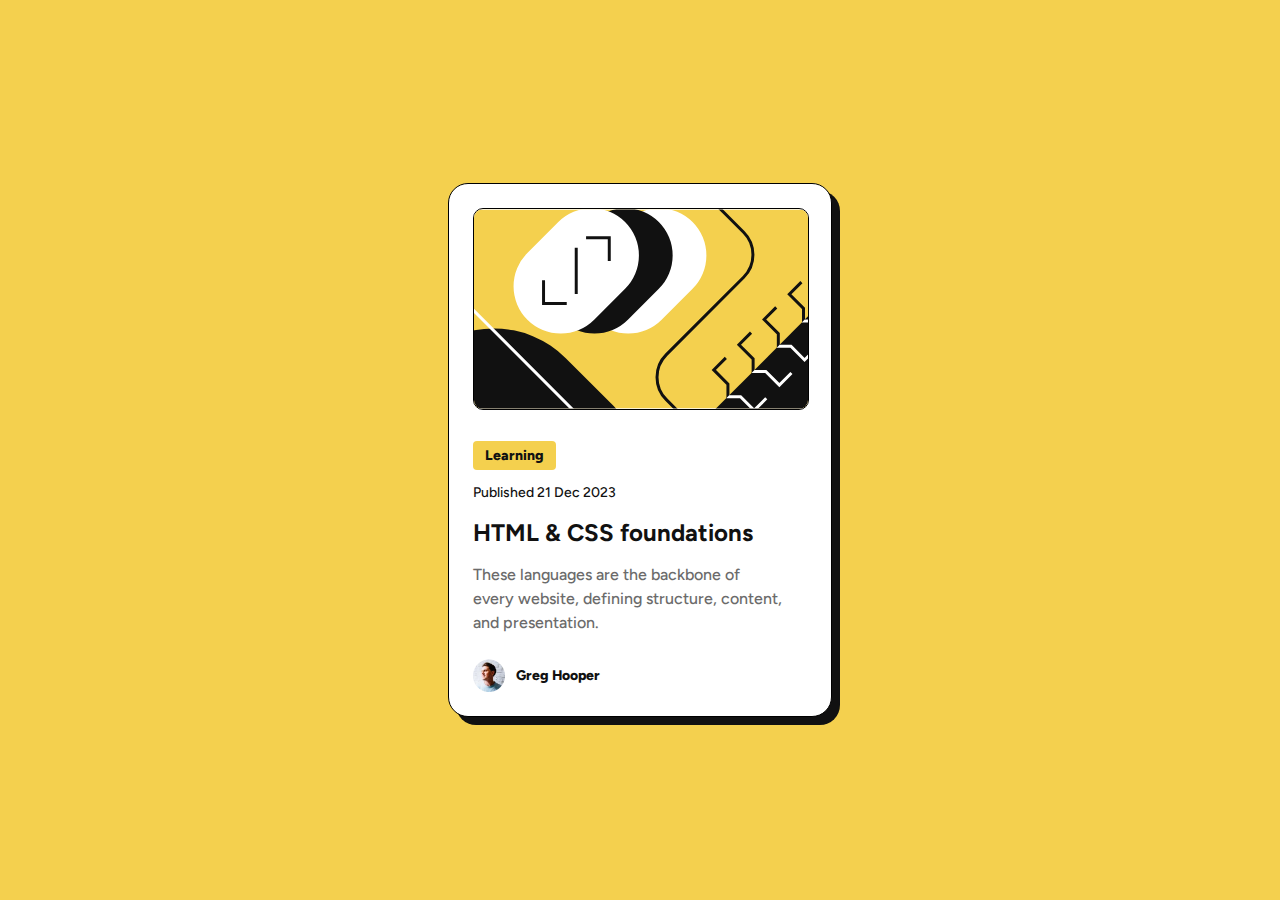
<file: index.html>
<!DOCTYPE html>
<html lang="en">

<head>
  <meta charset="UTF-8">
  <meta name="viewport" content="width=device-width, initial-scale=1.0">
  <!-- displays site properly based on user's device -->

  <link rel="icon" type="image/png" sizes="32x32" href="./assets/images/favicon-32x32.png">
  <link rel="stylesheet" href="style.css">

  <title>Blog preview card</title>


</head>

<body>
  <main>
    <article class="card">
      <img class="card__image" src="assets/images/illustration-article.svg" alt="" >
      <div class="card__content">
        <p class="card__category">Learning</p>
        <p class="card__date">Published <time datetime="23.12.21">21 Dec 2023</time></p>
        <h1 class="card__title">HTML & CSS foundations</h1>
        <p class="card__subtitle">These languages are the backbone of every website, defining structure, content, and presentation.</p>
      </div>
      <div class="card__user-info">
        <img src="assets/images/image-avatar.webp" class="user-avatar"  alt="Greek Hooper" width="32" height="32">
        <div class="user"></div>
        <p class="user-name">Greg Hooper</p>
        </div>
      </div>

    </article>





  </main>

</body>

</html>
</file>
<file: style.css>
@font-face {
    font-family: Figtree;
    src: url("assets/fonts/Figtree-VariableFont_wght.ttf");
    font-weight: 100 900;
    font-display: swap;
}

:root {
    /*color*/
    --clr-yellow: #F4D04E;
    --clr-gray-950: #111111;
    --clr-gray-500: #6B6B6B;
    --clr-white: #ffffff;

    /*fonts*/

    --ff-figtree: "figtree", system-ui, sans-serif;

    /* font-size*/

    --fs-xl: 1.5rem;
    --fs-lg: 1.25rem;
    /* 20/16 */
    --fs-md: 1rem;
    --fs-sm: .875rem;
    /* 14/16 */
    --fs-xs: .75rem;
    /* 12/16 */

    /**/

    --fw-medium: 500;
    --fw-rxtra-bold: 800;

}

/* CSS RESET*/


*,
*::before,
*::after {
    box-sizing: border-box;
}


* {
    margin: 0;
}

@media (prefers-reduced-motion: no-preference) {
    html {
        interpolate-size: allow-keywords;
        scroll-behavior: smooth;
    }
}

body {

    line-height: 1.5;
    -webkit-font-smoothing: antialiased;
}


img,
picture,
video,
canvas,
svg {

    max-width: 100%;
    height: auto;
}

input,
button,
textarea,
select {
    font: inherit;
}

p,
h1,
h2,
h3,
h4,
h5,
h6 {
    overflow-wrap: break-word;
}

p {
    text-wrap: pretty;
}

h1,
h2,
h3,
h4,
h5,
h6 {
    text-wrap: balance;
}


#root,
#__next {
    isolation: isolate;
}

body {
    background-color: var(--clr-yellow);
    font-family: var(--ff-figtree);
    font-size: var(--fs-md);
    font-weight: var(--fw-medium);
    color: var(--clr-gray-950);
    min-height: 100vh;
    display: grid;
    place-content: center;
}

.card {
    background-color: var(--clr-white);
    max-width: 384px;
    border-radius: 20px;
    border: 1px solid black;
    box-shadow: 8px 8px;
    padding: 24px;

     @media screen and (max-width:480px){ 
        max-width: 327px;
        margin: 24px;
    }
}

.card__image {
    border-radius: 10px;
    border: 1px solid black;
    max-width: 336px;
    

    @media screen and (max-width:480px){
        max-width:279px; 
        
        border-radius: 10px;
        border: 1px solid black;
    }

}

.card__content {
    margin-top: 24px;
}

.card__category {
    font-size: var(--fs-sm);
    font-weight: var(--fw-rxtra-bold);
    padding: 4px 12px;
    background-color: var(--clr-yellow);
    width: fit-content;
    border-radius: 4px;

    @media screen and (max-width:480px){
        font-size: var(--fs-xs);
    }
}

.card__date {
    font-size: var(--fs-sm);
    margin: 12px 0;

     @media screen and (max-width:480px){
        font-size: var(--fs-xs);
    }
}

.card__title {
    font-size: var(--fs-xl);

     @media screen and (max-width:480px){
        font-size: var(--fs-lg);
    }
}

.card__subtitle {
    font-size: var(--fs-md);
    color: var(--clr-gray-500);
    margin-top: 12px;

     @media screen and (max-width:480px){
        font-size: var(--fs-md);
    }
}

.card__user-info {
    display: flex;
    gap: 5.5px;
    font-size: var(--fs-sm);
    font-weight: var(--fw-rxtra-bold);
    margin-top: 24px;
    align-items: center;

}
</file>
